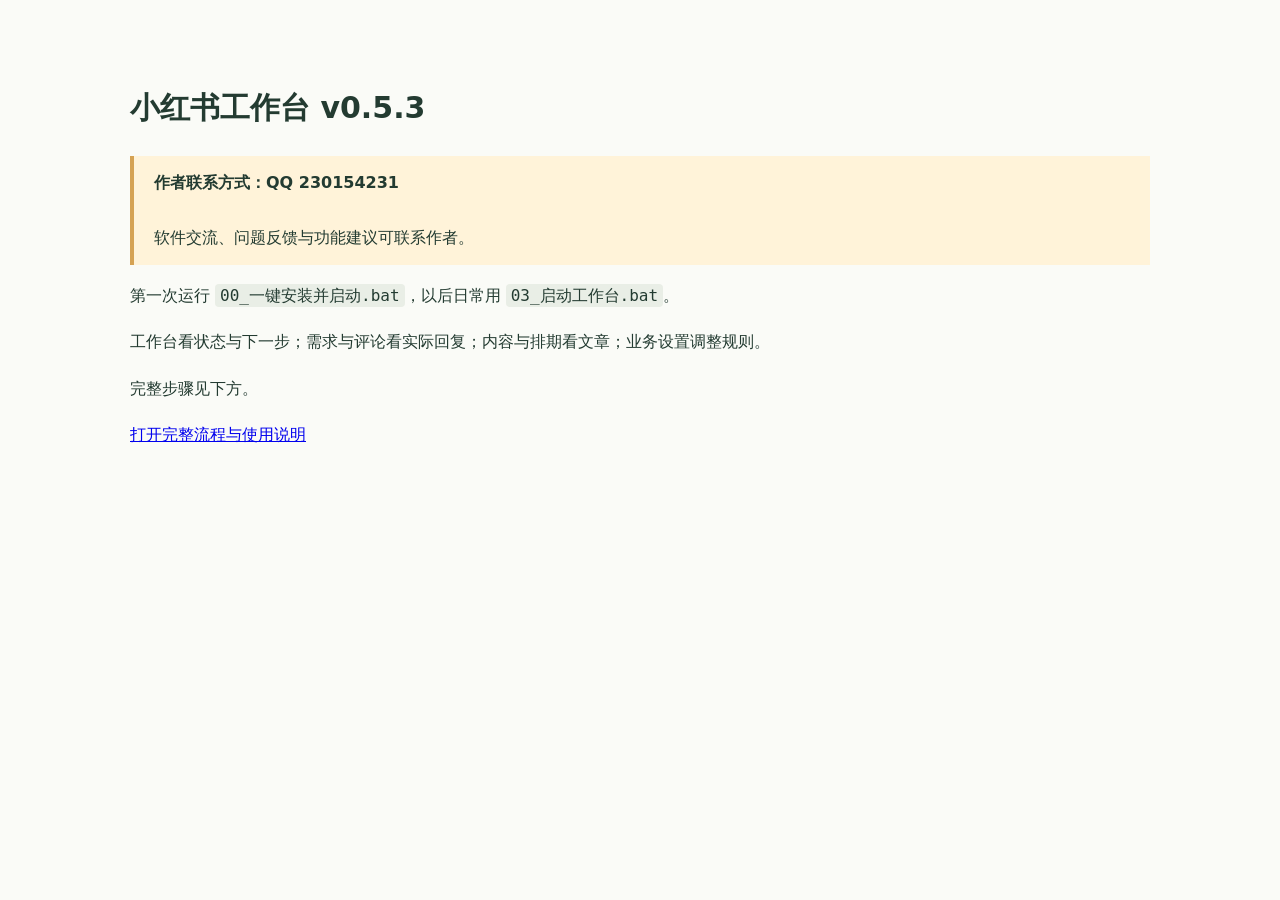
<file: 00_开始前先看.html>
<!doctype html><html lang="zh-CN"><meta charset="utf-8"><meta name="viewport" content="width=device-width,initial-scale=1"><title>小红书工作台 v0.5.3 使用说明</title><style>body{font:16px/1.9 "Microsoft YaHei",system-ui;max-width:1020px;margin:35px auto;padding:24px;color:#233b31;background:#fafbf7}h1{font-size:30px}h2{border-top:1px solid #dbe1d7;padding-top:26px;margin-top:38px}.contact{background:#fff3d9;border-left:4px solid #d5a253;padding:12px 20px;margin:0}table{width:100%;border-collapse:collapse;background:white}td{border:1px solid #dbe1d7;padding:12px;vertical-align:top}tr:first-child{font-weight:bold;background:#eaf0e7}.table-wrap{overflow:auto}code{background:#e9eee6;padding:2px 5px;border-radius:4px}li{margin:10px 0}hr{border:0;border-top:1px solid #dbe1d7;margin-top:36px}</style><body><h1>小红书工作台 v0.5.3</h1><p class="contact"><strong>作者联系方式：QQ 230154231</strong></p><p class="contact">软件交流、问题反馈与功能建议可联系作者。</p><p>第一次运行 <code>00_一键安装并启动.bat</code>，以后日常用 <code>03_启动工作台.bat</code>。</p><p>工作台看状态与下一步；需求与评论看实际回复；内容与排期看文章；业务设置调整规则。</p><p>完整步骤见下方。</p><p><a href="完整流程与使用说明.html">打开完整流程与使用说明</a></p></body></html>
</file>
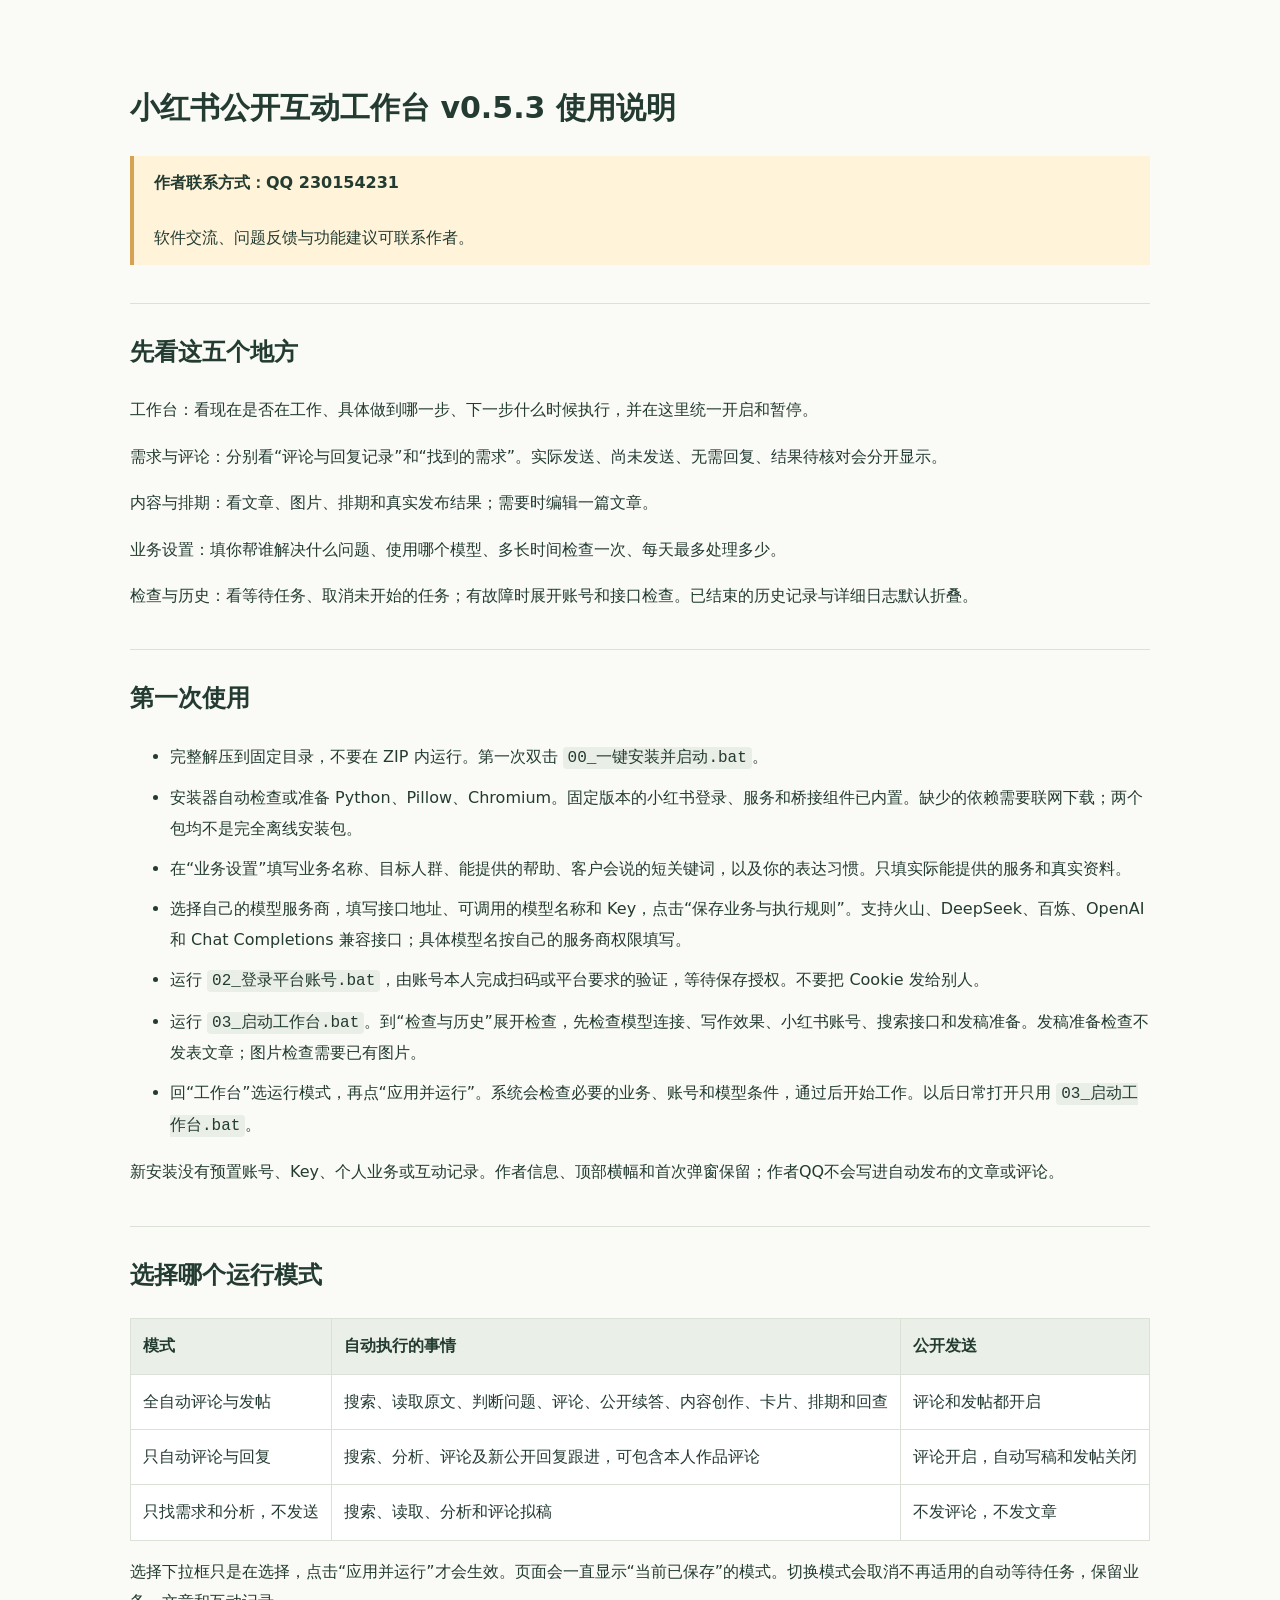
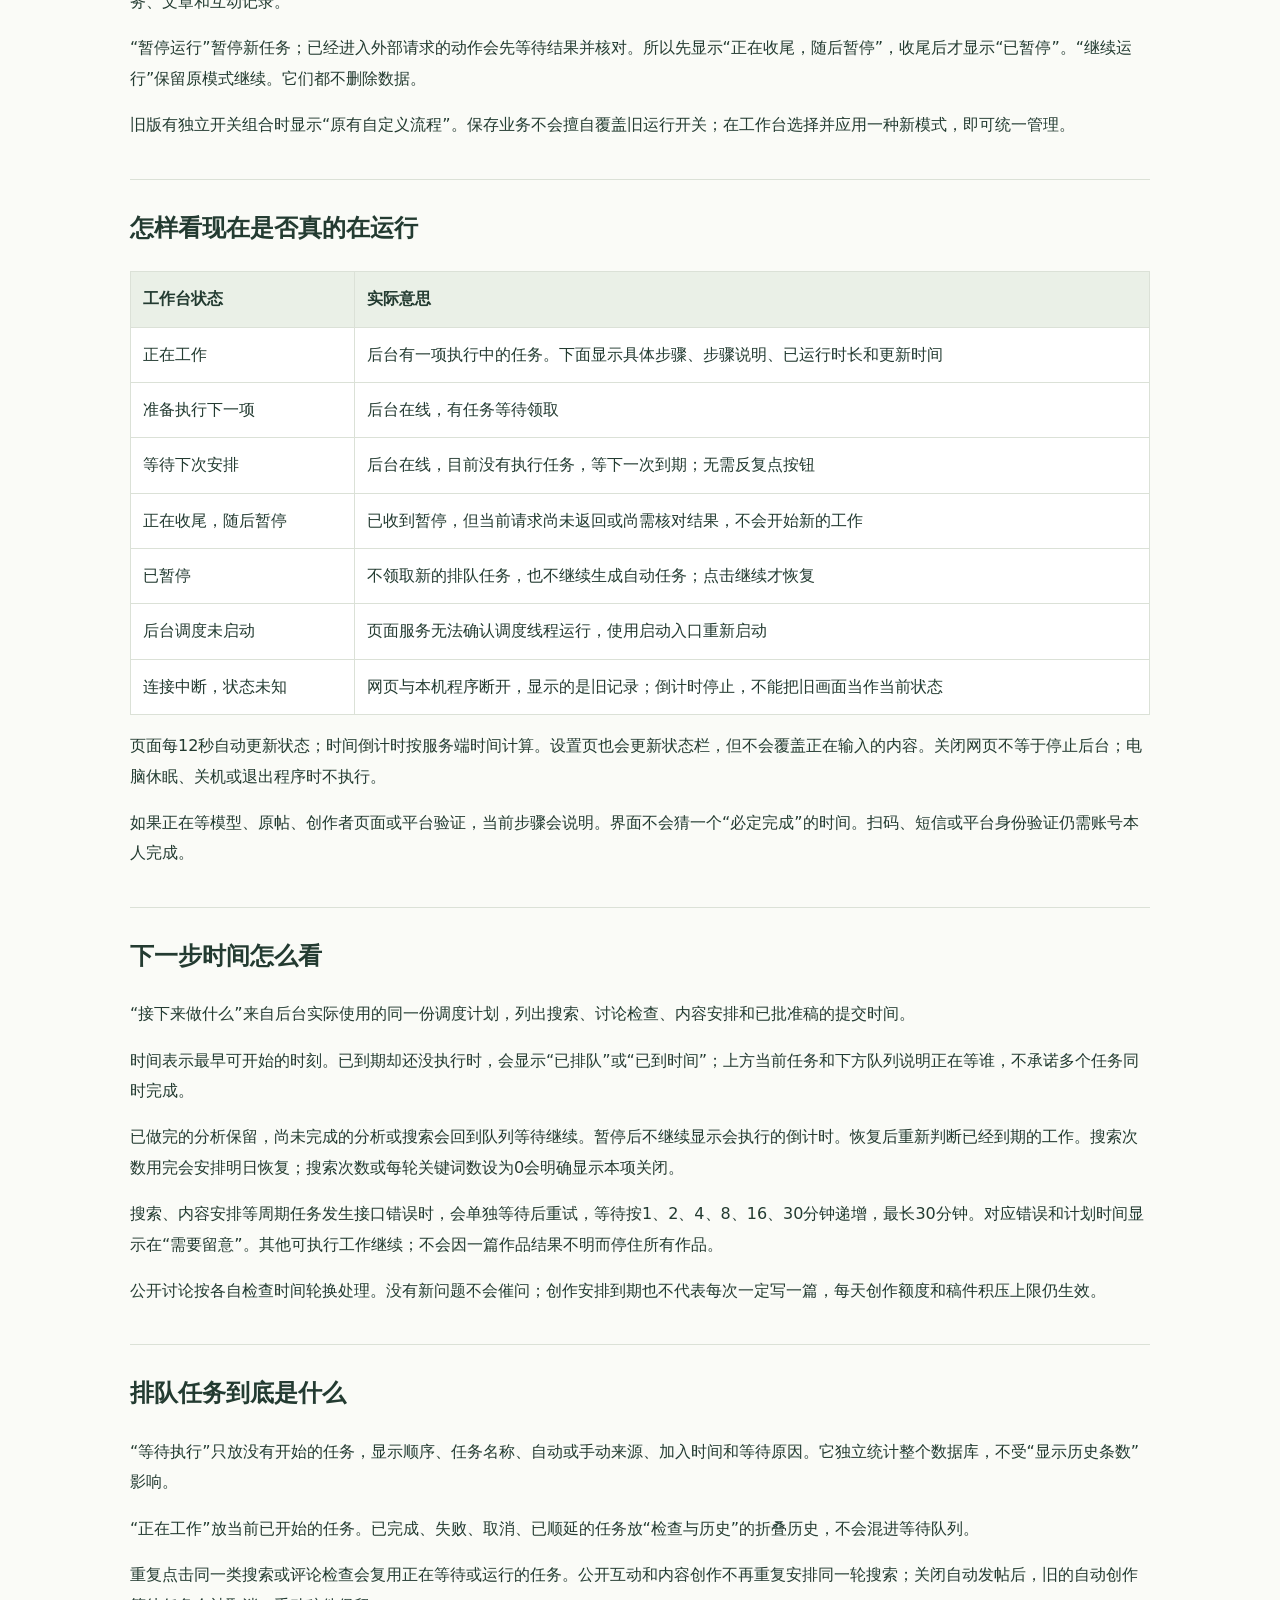
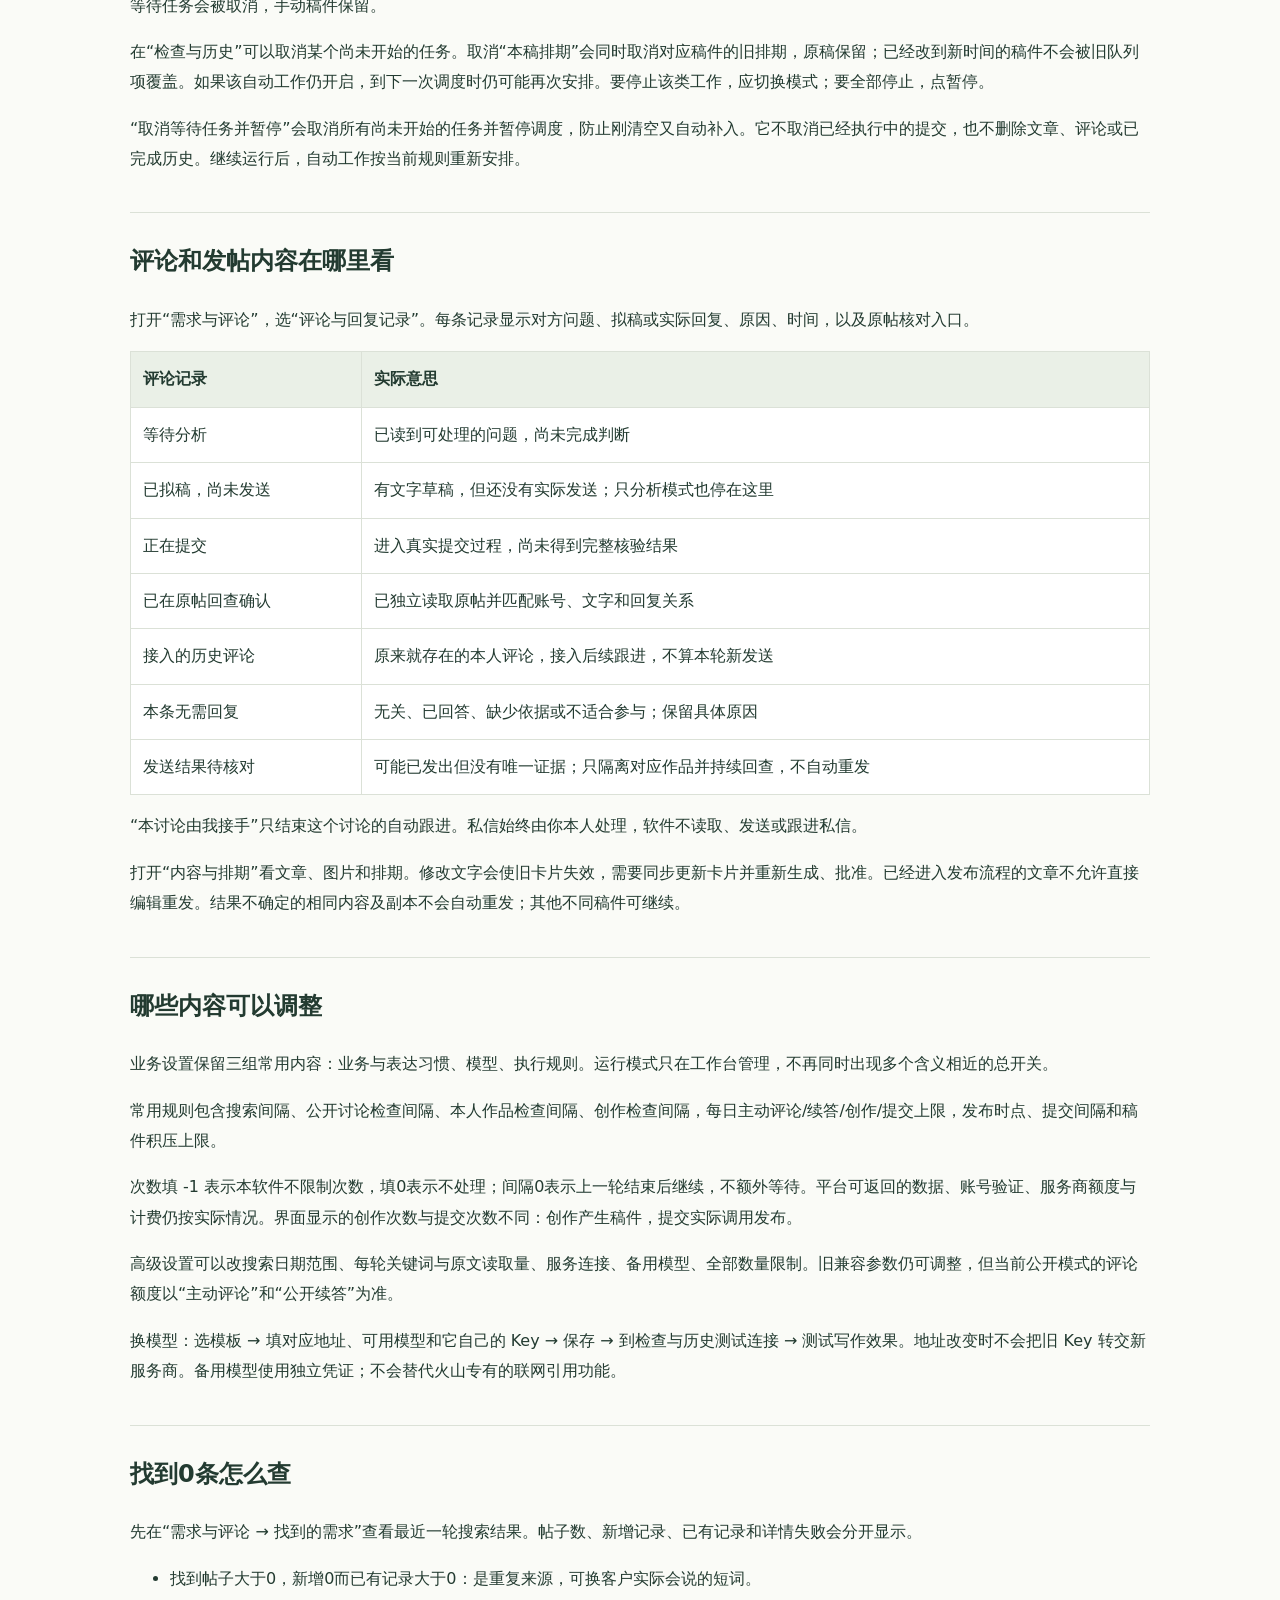
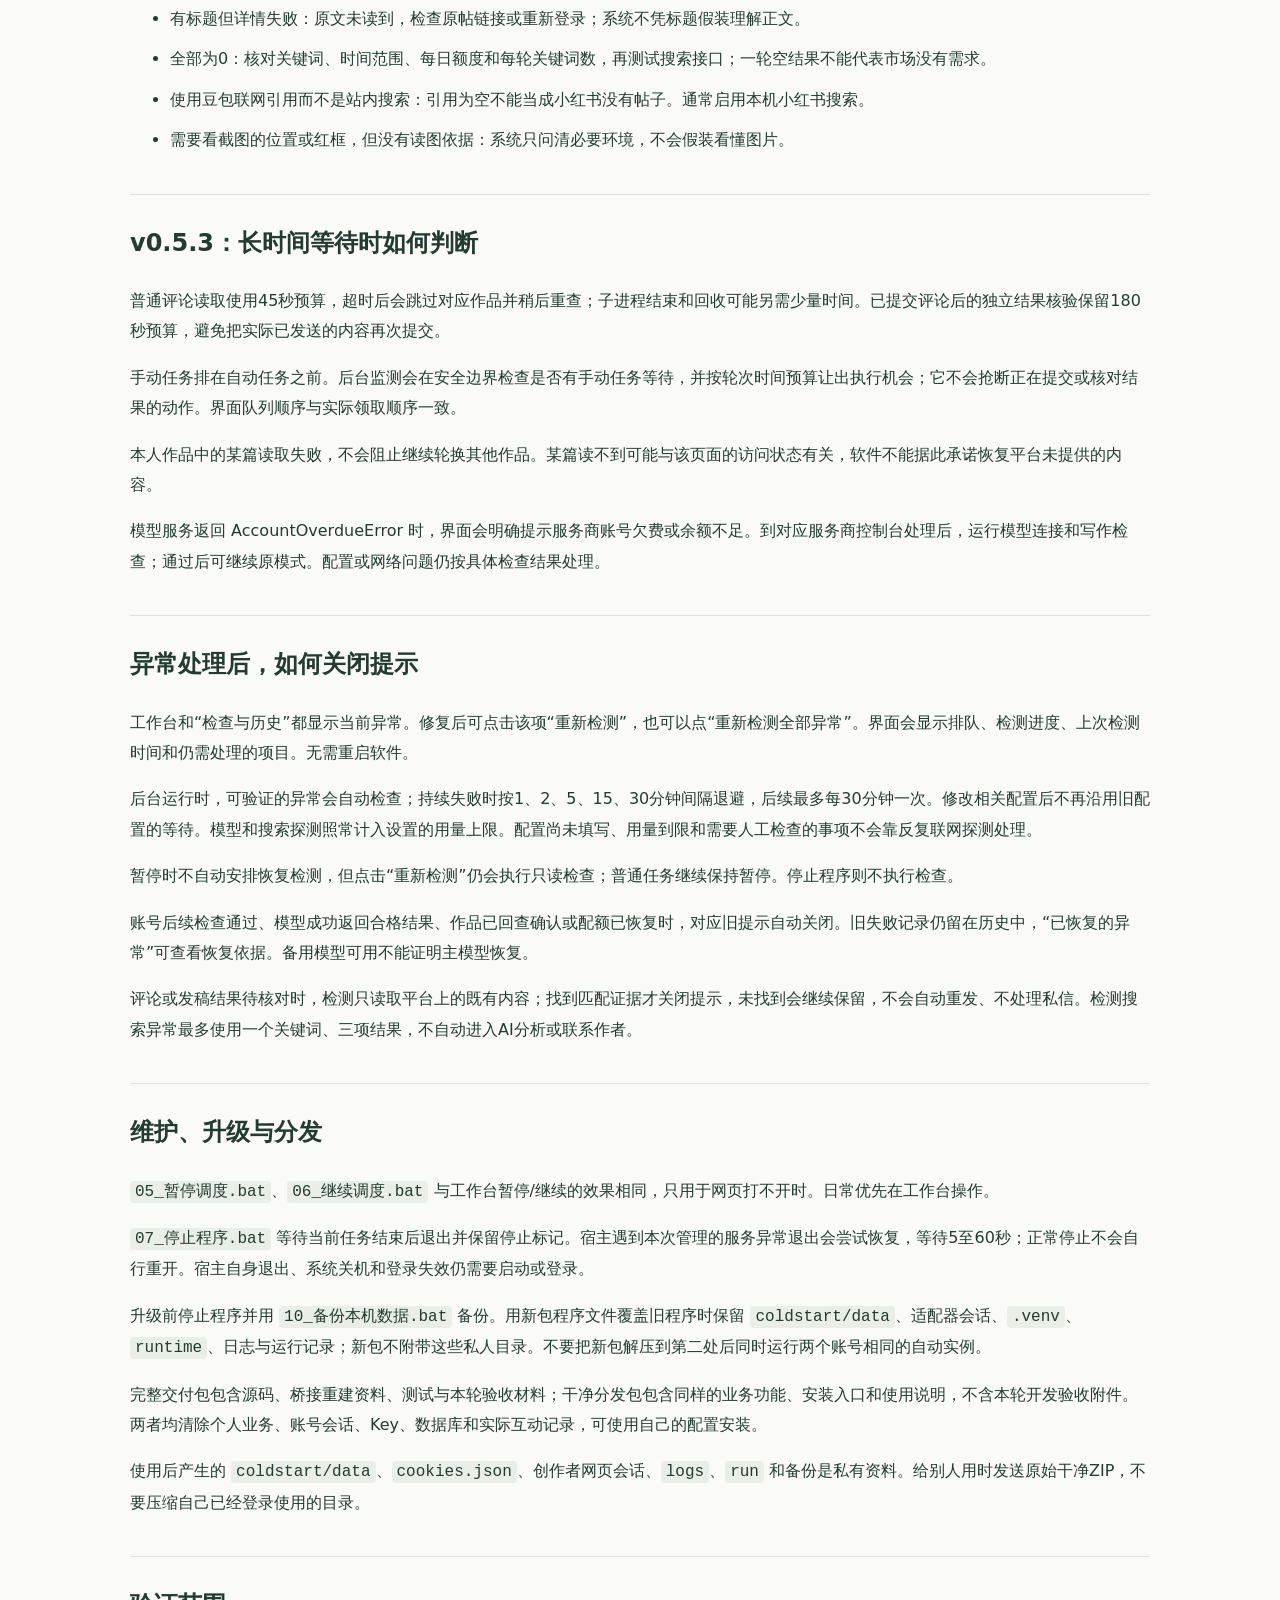
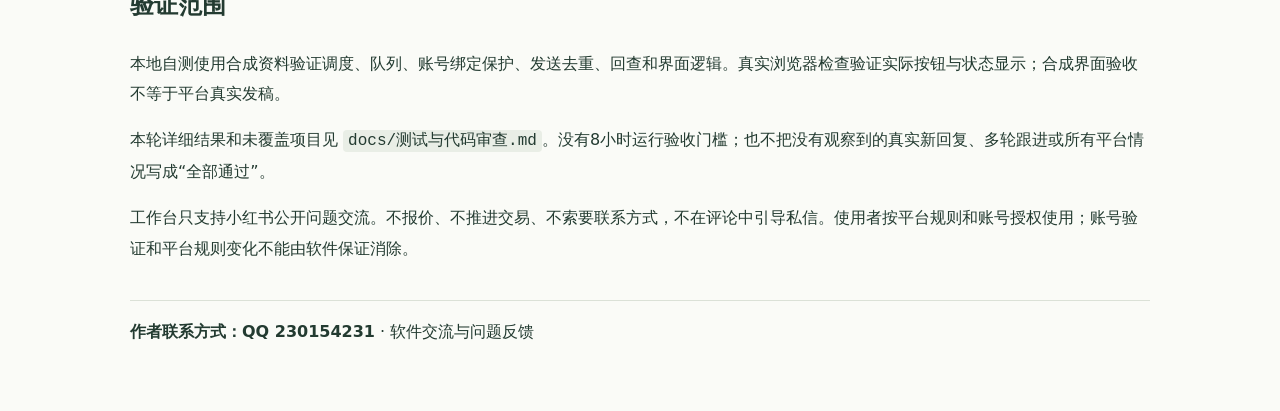
<file: 完整流程与使用说明.html>
<!doctype html><html lang="zh-CN"><meta charset="utf-8"><meta name="viewport" content="width=device-width,initial-scale=1"><title>小红书工作台 v0.5.3 使用说明</title><style>body{font:16px/1.9 "Microsoft YaHei",system-ui;max-width:1020px;margin:35px auto;padding:24px;color:#233b31;background:#fafbf7}h1{font-size:30px}h2{border-top:1px solid #dbe1d7;padding-top:26px;margin-top:38px}.contact{background:#fff3d9;border-left:4px solid #d5a253;padding:12px 20px;margin:0}table{width:100%;border-collapse:collapse;background:white}td{border:1px solid #dbe1d7;padding:12px;vertical-align:top}tr:first-child{font-weight:bold;background:#eaf0e7}.table-wrap{overflow:auto}code{background:#e9eee6;padding:2px 5px;border-radius:4px}li{margin:10px 0}hr{border:0;border-top:1px solid #dbe1d7;margin-top:36px}</style><body><h1>小红书公开互动工作台 v0.5.3 使用说明</h1><p class="contact"><strong>作者联系方式：QQ 230154231</strong></p><p class="contact">软件交流、问题反馈与功能建议可联系作者。</p><h2>先看这五个地方</h2><p>工作台：看现在是否在工作、具体做到哪一步、下一步什么时候执行，并在这里统一开启和暂停。</p><p>需求与评论：分别看“评论与回复记录”和“找到的需求”。实际发送、尚未发送、无需回复、结果待核对会分开显示。</p><p>内容与排期：看文章、图片、排期和真实发布结果；需要时编辑一篇文章。</p><p>业务设置：填你帮谁解决什么问题、使用哪个模型、多长时间检查一次、每天最多处理多少。</p><p>检查与历史：看等待任务、取消未开始的任务；有故障时展开账号和接口检查。已结束的历史记录与详细日志默认折叠。</p><h2>第一次使用</h2><ul><li>完整解压到固定目录，不要在 ZIP 内运行。第一次双击 <code>00_一键安装并启动.bat</code>。</li><li>安装器自动检查或准备 Python、Pillow、Chromium。固定版本的小红书登录、服务和桥接组件已内置。缺少的依赖需要联网下载；两个包均不是完全离线安装包。</li><li>在“业务设置”填写业务名称、目标人群、能提供的帮助、客户会说的短关键词，以及你的表达习惯。只填实际能提供的服务和真实资料。</li><li>选择自己的模型服务商，填写接口地址、可调用的模型名称和 Key，点击“保存业务与执行规则”。支持火山、DeepSeek、百炼、OpenAI 和 Chat Completions 兼容接口；具体模型名按自己的服务商权限填写。</li><li>运行 <code>02_登录平台账号.bat</code>，由账号本人完成扫码或平台要求的验证，等待保存授权。不要把 Cookie 发给别人。</li><li>运行 <code>03_启动工作台.bat</code>。到“检查与历史”展开检查，先检查模型连接、写作效果、小红书账号、搜索接口和发稿准备。发稿准备检查不发表文章；图片检查需要已有图片。</li><li>回“工作台”选运行模式，再点“应用并运行”。系统会检查必要的业务、账号和模型条件，通过后开始工作。以后日常打开只用 <code>03_启动工作台.bat</code>。</li></ul><p>新安装没有预置账号、Key、个人业务或互动记录。作者信息、顶部横幅和首次弹窗保留；作者QQ不会写进自动发布的文章或评论。</p><h2>选择哪个运行模式</h2><div class="table-wrap"><table><tbody><tr><td>模式</td><td>自动执行的事情</td><td>公开发送</td></tr><tr><td>全自动评论与发帖</td><td>搜索、读取原文、判断问题、评论、公开续答、内容创作、卡片、排期和回查</td><td>评论和发帖都开启</td></tr><tr><td>只自动评论与回复</td><td>搜索、分析、评论及新公开回复跟进，可包含本人作品评论</td><td>评论开启，自动写稿和发帖关闭</td></tr><tr><td>只找需求和分析，不发送</td><td>搜索、读取、分析和评论拟稿</td><td>不发评论，不发文章</td></tr></tbody></table></div><p>选择下拉框只是在选择，点击“应用并运行”才会生效。页面会一直显示“当前已保存”的模式。切换模式会取消不再适用的自动等待任务，保留业务、文章和互动记录。</p><p>“暂停运行”暂停新任务；已经进入外部请求的动作会先等待结果并核对。所以先显示“正在收尾，随后暂停”，收尾后才显示“已暂停”。“继续运行”保留原模式继续。它们都不删除数据。</p><p>旧版有独立开关组合时显示“原有自定义流程”。保存业务不会擅自覆盖旧运行开关；在工作台选择并应用一种新模式，即可统一管理。</p><h2>怎样看现在是否真的在运行</h2><div class="table-wrap"><table><tbody><tr><td>工作台状态</td><td>实际意思</td></tr><tr><td>正在工作</td><td>后台有一项执行中的任务。下面显示具体步骤、步骤说明、已运行时长和更新时间</td></tr><tr><td>准备执行下一项</td><td>后台在线，有任务等待领取</td></tr><tr><td>等待下次安排</td><td>后台在线，目前没有执行任务，等下一次到期；无需反复点按钮</td></tr><tr><td>正在收尾，随后暂停</td><td>已收到暂停，但当前请求尚未返回或尚需核对结果，不会开始新的工作</td></tr><tr><td>已暂停</td><td>不领取新的排队任务，也不继续生成自动任务；点击继续才恢复</td></tr><tr><td>后台调度未启动</td><td>页面服务无法确认调度线程运行，使用启动入口重新启动</td></tr><tr><td>连接中断，状态未知</td><td>网页与本机程序断开，显示的是旧记录；倒计时停止，不能把旧画面当作当前状态</td></tr></tbody></table></div><p>页面每12秒自动更新状态；时间倒计时按服务端时间计算。设置页也会更新状态栏，但不会覆盖正在输入的内容。关闭网页不等于停止后台；电脑休眠、关机或退出程序时不执行。</p><p>如果正在等模型、原帖、创作者页面或平台验证，当前步骤会说明。界面不会猜一个“必定完成”的时间。扫码、短信或平台身份验证仍需账号本人完成。</p><h2>下一步时间怎么看</h2><p>“接下来做什么”来自后台实际使用的同一份调度计划，列出搜索、讨论检查、内容安排和已批准稿的提交时间。</p><p>时间表示最早可开始的时刻。已到期却还没执行时，会显示“已排队”或“已到时间”；上方当前任务和下方队列说明正在等谁，不承诺多个任务同时完成。</p><p>已做完的分析保留，尚未完成的分析或搜索会回到队列等待继续。暂停后不继续显示会执行的倒计时。恢复后重新判断已经到期的工作。搜索次数用完会安排明日恢复；搜索次数或每轮关键词数设为0会明确显示本项关闭。</p><p>搜索、内容安排等周期任务发生接口错误时，会单独等待后重试，等待按1、2、4、8、16、30分钟递增，最长30分钟。对应错误和计划时间显示在“需要留意”。其他可执行工作继续；不会因一篇作品结果不明而停住所有作品。</p><p>公开讨论按各自检查时间轮换处理。没有新问题不会催问；创作安排到期也不代表每次一定写一篇，每天创作额度和稿件积压上限仍生效。</p><h2>排队任务到底是什么</h2><p>“等待执行”只放没有开始的任务，显示顺序、任务名称、自动或手动来源、加入时间和等待原因。它独立统计整个数据库，不受“显示历史条数”影响。</p><p>“正在工作”放当前已开始的任务。已完成、失败、取消、已顺延的任务放“检查与历史”的折叠历史，不会混进等待队列。</p><p>重复点击同一类搜索或评论检查会复用正在等待或运行的任务。公开互动和内容创作不再重复安排同一轮搜索；关闭自动发帖后，旧的自动创作等待任务会被取消，手动稿件保留。</p><p>在“检查与历史”可以取消某个尚未开始的任务。取消“本稿排期”会同时取消对应稿件的旧排期，原稿保留；已经改到新时间的稿件不会被旧队列项覆盖。如果该自动工作仍开启，到下一次调度时仍可能再次安排。要停止该类工作，应切换模式；要全部停止，点暂停。</p><p>“取消等待任务并暂停”会取消所有尚未开始的任务并暂停调度，防止刚清空又自动补入。它不取消已经执行中的提交，也不删除文章、评论或已完成历史。继续运行后，自动工作按当前规则重新安排。</p><h2>评论和发帖内容在哪里看</h2><p>打开“需求与评论”，选“评论与回复记录”。每条记录显示对方问题、拟稿或实际回复、原因、时间，以及原帖核对入口。</p><div class="table-wrap"><table><tbody><tr><td>评论记录</td><td>实际意思</td></tr><tr><td>等待分析</td><td>已读到可处理的问题，尚未完成判断</td></tr><tr><td>已拟稿，尚未发送</td><td>有文字草稿，但还没有实际发送；只分析模式也停在这里</td></tr><tr><td>正在提交</td><td>进入真实提交过程，尚未得到完整核验结果</td></tr><tr><td>已在原帖回查确认</td><td>已独立读取原帖并匹配账号、文字和回复关系</td></tr><tr><td>接入的历史评论</td><td>原来就存在的本人评论，接入后续跟进，不算本轮新发送</td></tr><tr><td>本条无需回复</td><td>无关、已回答、缺少依据或不适合参与；保留具体原因</td></tr><tr><td>发送结果待核对</td><td>可能已发出但没有唯一证据；只隔离对应作品并持续回查，不自动重发</td></tr></tbody></table></div><p>“本讨论由我接手”只结束这个讨论的自动跟进。私信始终由你本人处理，软件不读取、发送或跟进私信。</p><p>打开“内容与排期”看文章、图片和排期。修改文字会使旧卡片失效，需要同步更新卡片并重新生成、批准。已经进入发布流程的文章不允许直接编辑重发。结果不确定的相同内容及副本不会自动重发；其他不同稿件可继续。</p><h2>哪些内容可以调整</h2><p>业务设置保留三组常用内容：业务与表达习惯、模型、执行规则。运行模式只在工作台管理，不再同时出现多个含义相近的总开关。</p><p>常用规则包含搜索间隔、公开讨论检查间隔、本人作品检查间隔、创作检查间隔，每日主动评论/续答/创作/提交上限，发布时点、提交间隔和稿件积压上限。</p><p>次数填 -1 表示本软件不限制次数，填0表示不处理；间隔0表示上一轮结束后继续，不额外等待。平台可返回的数据、账号验证、服务商额度与计费仍按实际情况。界面显示的创作次数与提交次数不同：创作产生稿件，提交实际调用发布。</p><p>高级设置可以改搜索日期范围、每轮关键词与原文读取量、服务连接、备用模型、全部数量限制。旧兼容参数仍可调整，但当前公开模式的评论额度以“主动评论”和“公开续答”为准。</p><p>换模型：选模板 → 填对应地址、可用模型和它自己的 Key → 保存 → 到检查与历史测试连接 → 测试写作效果。地址改变时不会把旧 Key 转交新服务商。备用模型使用独立凭证；不会替代火山专有的联网引用功能。</p><h2>找到0条怎么查</h2><p>先在“需求与评论 → 找到的需求”查看最近一轮搜索结果。帖子数、新增记录、已有记录和详情失败会分开显示。</p><ul><li>找到帖子大于0，新增0而已有记录大于0：是重复来源，可换客户实际会说的短词。</li><li>有标题但详情失败：原文未读到，检查原帖链接或重新登录；系统不凭标题假装理解正文。</li><li>全部为0：核对关键词、时间范围、每日额度和每轮关键词数，再测试搜索接口；一轮空结果不能代表市场没有需求。</li><li>使用豆包联网引用而不是站内搜索：引用为空不能当成小红书没有帖子。通常启用本机小红书搜索。</li><li>需要看截图的位置或红框，但没有读图依据：系统只问清必要环境，不会假装看懂图片。</li></ul><h2>v0.5.3：长时间等待时如何判断</h2><p>普通评论读取使用45秒预算，超时后会跳过对应作品并稍后重查；子进程结束和回收可能另需少量时间。已提交评论后的独立结果核验保留180秒预算，避免把实际已发送的内容再次提交。</p><p>手动任务排在自动任务之前。后台监测会在安全边界检查是否有手动任务等待，并按轮次时间预算让出执行机会；它不会抢断正在提交或核对结果的动作。界面队列顺序与实际领取顺序一致。</p><p>本人作品中的某篇读取失败，不会阻止继续轮换其他作品。某篇读不到可能与该页面的访问状态有关，软件不能据此承诺恢复平台未提供的内容。</p><p>模型服务返回 AccountOverdueError 时，界面会明确提示服务商账号欠费或余额不足。到对应服务商控制台处理后，运行模型连接和写作检查；通过后可继续原模式。配置或网络问题仍按具体检查结果处理。</p><h2>异常处理后，如何关闭提示</h2><p>工作台和“检查与历史”都显示当前异常。修复后可点击该项“重新检测”，也可以点“重新检测全部异常”。界面会显示排队、检测进度、上次检测时间和仍需处理的项目。无需重启软件。</p><p>后台运行时，可验证的异常会自动检查；持续失败时按1、2、5、15、30分钟间隔退避，后续最多每30分钟一次。修改相关配置后不再沿用旧配置的等待。模型和搜索探测照常计入设置的用量上限。配置尚未填写、用量到限和需要人工检查的事项不会靠反复联网探测处理。</p><p>暂停时不自动安排恢复检测，但点击“重新检测”仍会执行只读检查；普通任务继续保持暂停。停止程序则不执行检查。</p><p>账号后续检查通过、模型成功返回合格结果、作品已回查确认或配额已恢复时，对应旧提示自动关闭。旧失败记录仍留在历史中，“已恢复的异常”可查看恢复依据。备用模型可用不能证明主模型恢复。</p><p>评论或发稿结果待核对时，检测只读取平台上的既有内容；找到匹配证据才关闭提示，未找到会继续保留，不会自动重发、不处理私信。检测搜索异常最多使用一个关键词、三项结果，不自动进入AI分析或联系作者。</p><h2>维护、升级与分发</h2><p><code>05_暂停调度.bat</code>、<code>06_继续调度.bat</code> 与工作台暂停/继续的效果相同，只用于网页打不开时。日常优先在工作台操作。</p><p><code>07_停止程序.bat</code> 等待当前任务结束后退出并保留停止标记。宿主遇到本次管理的服务异常退出会尝试恢复，等待5至60秒；正常停止不会自行重开。宿主自身退出、系统关机和登录失效仍需要启动或登录。</p><p>升级前停止程序并用 <code>10_备份本机数据.bat</code> 备份。用新包程序文件覆盖旧程序时保留 <code>coldstart/data</code>、适配器会话、<code>.venv</code>、<code>runtime</code>、日志与运行记录；新包不附带这些私人目录。不要把新包解压到第二处后同时运行两个账号相同的自动实例。</p><p>完整交付包包含源码、桥接重建资料、测试与本轮验收材料；干净分发包包含同样的业务功能、安装入口和使用说明，不含本轮开发验收附件。两者均清除个人业务、账号会话、Key、数据库和实际互动记录，可使用自己的配置安装。</p><p>使用后产生的 <code>coldstart/data</code>、<code>cookies.json</code>、创作者网页会话、<code>logs</code>、<code>run</code> 和备份是私有资料。给别人用时发送原始干净ZIP，不要压缩自己已经登录使用的目录。</p><h2>验证范围</h2><p>本地自测使用合成资料验证调度、队列、账号绑定保护、发送去重、回查和界面逻辑。真实浏览器检查验证实际按钮与状态显示；合成界面验收不等于平台真实发稿。</p><p>本轮详细结果和未覆盖项目见 <code>docs/测试与代码审查.md</code>。没有8小时运行验收门槛；也不把没有观察到的真实新回复、多轮跟进或所有平台情况写成“全部通过”。</p><p>工作台只支持小红书公开问题交流。不报价、不推进交易、不索要联系方式，不在评论中引导私信。使用者按平台规则和账号授权使用；账号验证和平台规则变化不能由软件保证消除。</p><hr><p><strong>作者联系方式：QQ 230154231</strong> · 软件交流与问题反馈</p></body></html>
</file>
